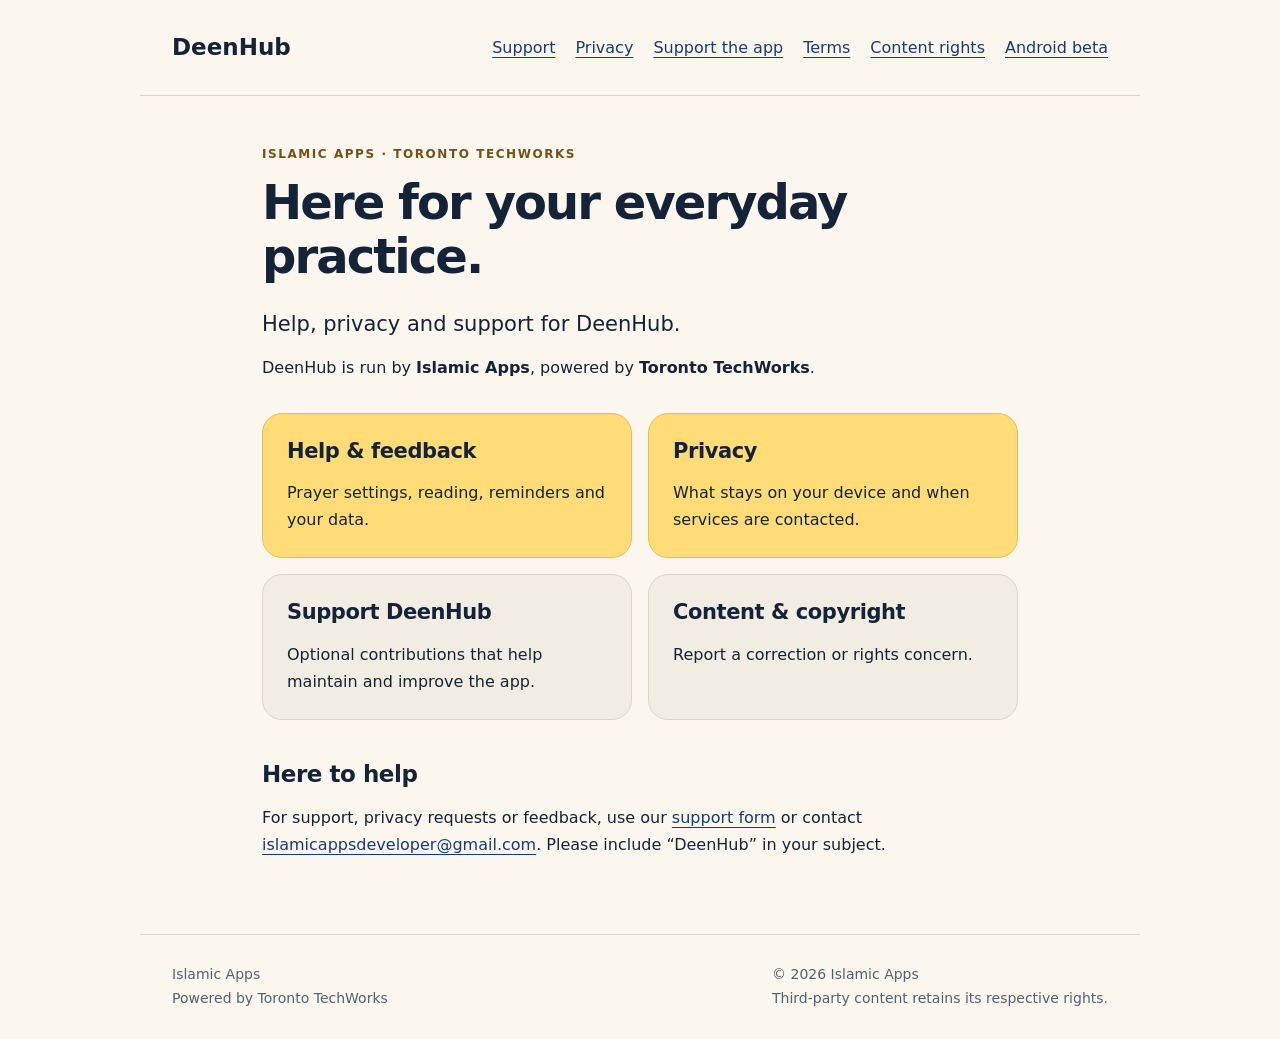
<file: index.html>
<!doctype html><html lang="en"><head><meta charset="utf-8"><meta name="viewport" content="width=device-width,initial-scale=1"><meta name="description" content="Help, privacy &amp; support — Islamic Apps, powered by Toronto TechWorks"><title>DeenHub · Islamic Apps</title><link rel="stylesheet" href="style.css"></head><body><a class="skip" href="#main">Skip to content</a><header><a class="brand" href="index.html">DeenHub</a><nav aria-label="Main navigation"><a href="support.html">Support</a><a href="privacy.html">Privacy</a><a href="support-deenhub.html">Support the app</a><a href="terms.html">Terms</a><a href="copyright.html">Content rights</a><a href="beta.html">Android beta</a></nav></header><main id="main"><div class="eyebrow">Islamic Apps · Toronto TechWorks</div><h1>Here for your everyday practice.</h1><p class="lead">Help, privacy and support for DeenHub.</p><p>DeenHub is run by <strong>Islamic Apps</strong>, powered by <strong>Toronto TechWorks</strong>.</p><div class="cards"><a href="support.html"><h2>Help & feedback</h2><p>Prayer settings, reading, reminders and your data.</p></a><a href="privacy.html"><h2>Privacy</h2><p>What stays on your device and when services are contacted.</p></a><a href="support-deenhub.html"><h2>Support DeenHub</h2><p>Optional contributions that help maintain and improve the app.</p></a><a href="copyright.html"><h2>Content & copyright</h2><p>Report a correction or rights concern.</p></a></div><section><h2>Here to help</h2><p>For support, privacy requests or feedback, use our <a href="https://docs.google.com/forms/d/e/1FAIpQLSetjDLPPtZqi57l4hUU23199UBZHYI0_rc70joeaIhmF3qBuQ/viewform">support form</a> or contact <a href="mailto:islamicappsdeveloper@gmail.com">islamicappsdeveloper@gmail.com</a>. Please include “DeenHub” in your subject.</p></section></main><footer><p>Islamic Apps<br>Powered by Toronto TechWorks</p><p>© 2026 Islamic Apps<br>Third-party content retains its respective rights.</p></footer></body></html>
</file>
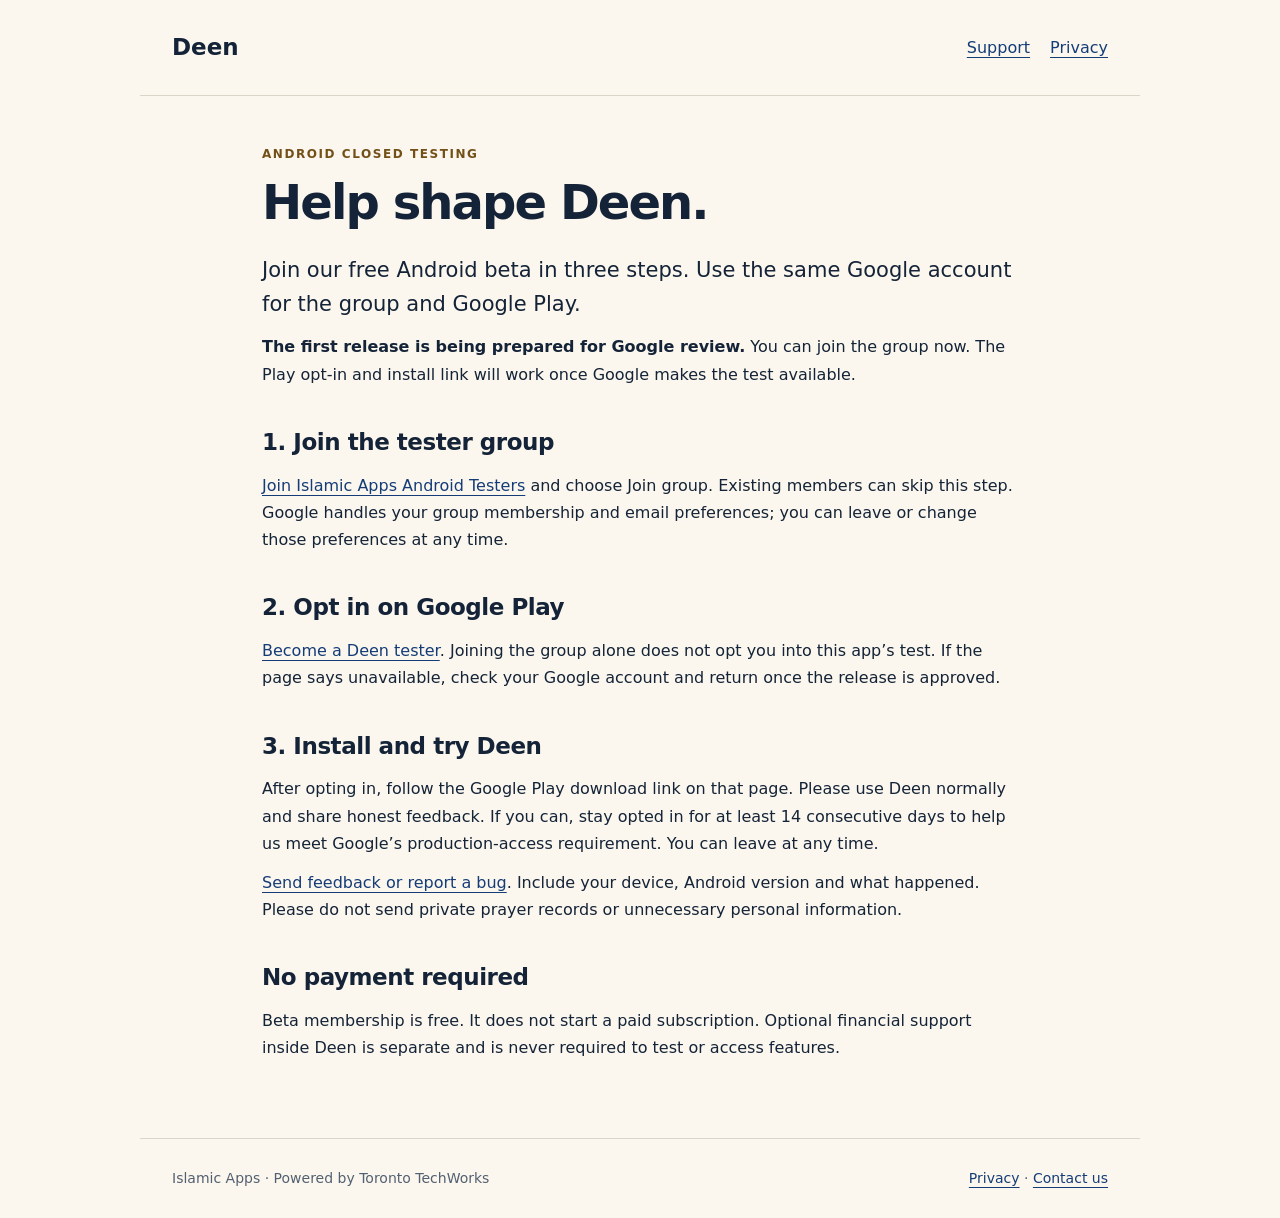
<file: beta.html>
<!doctype html><html lang="en"><head><meta charset="utf-8"><meta name="viewport" content="width=device-width,initial-scale=1"><title>Join the Deen Android beta</title><link rel="stylesheet" href="style.css"></head><body><a class="skip" href="#main">Skip to content</a><header><a class="brand" href="index.html">Deen</a><nav aria-label="Main navigation"><a href="support.html">Support</a><a href="privacy.html">Privacy</a></nav></header><main id="main"><div class="eyebrow">Android closed testing</div><h1>Help shape Deen.</h1><p class="lead">Join our free Android beta in three steps. Use the same Google account for the group and Google Play.</p><p><strong>The first release is being prepared for Google review.</strong> You can join the group now. The Play opt-in and install link will work once Google makes the test available.</p><section><h2>1. Join the tester group</h2><p><a href="https://groups.google.com/g/islamic-apps-android-testers">Join Islamic Apps Android Testers</a> and choose Join group. Existing members can skip this step. Google handles your group membership and email preferences; you can leave or change those preferences at any time.</p></section><section><h2>2. Opt in on Google Play</h2><p><a href="https://play.google.com/apps/testing/com.islamicappsdeveloper.deen">Become a Deen tester</a>. Joining the group alone does not opt you into this app’s test. If the page says unavailable, check your Google account and return once the release is approved.</p></section><section><h2>3. Install and try Deen</h2><p>After opting in, follow the Google Play download link on that page. Please use Deen normally and share honest feedback. If you can, stay opted in for at least 14 consecutive days to help us meet Google’s production-access requirement. You can leave at any time.</p><p><a href="support.html">Send feedback or report a bug</a>. Include your device, Android version and what happened. Please do not send private prayer records or unnecessary personal information.</p></section><section><h2>No payment required</h2><p>Beta membership is free. It does not start a paid subscription. Optional financial support inside Deen is separate and is never required to test or access features.</p></section></main><footer><p>Islamic Apps · Powered by Toronto TechWorks</p><p><a href="privacy.html">Privacy</a> · <a href="support.html">Contact us</a></p></footer></body></html>
</file>
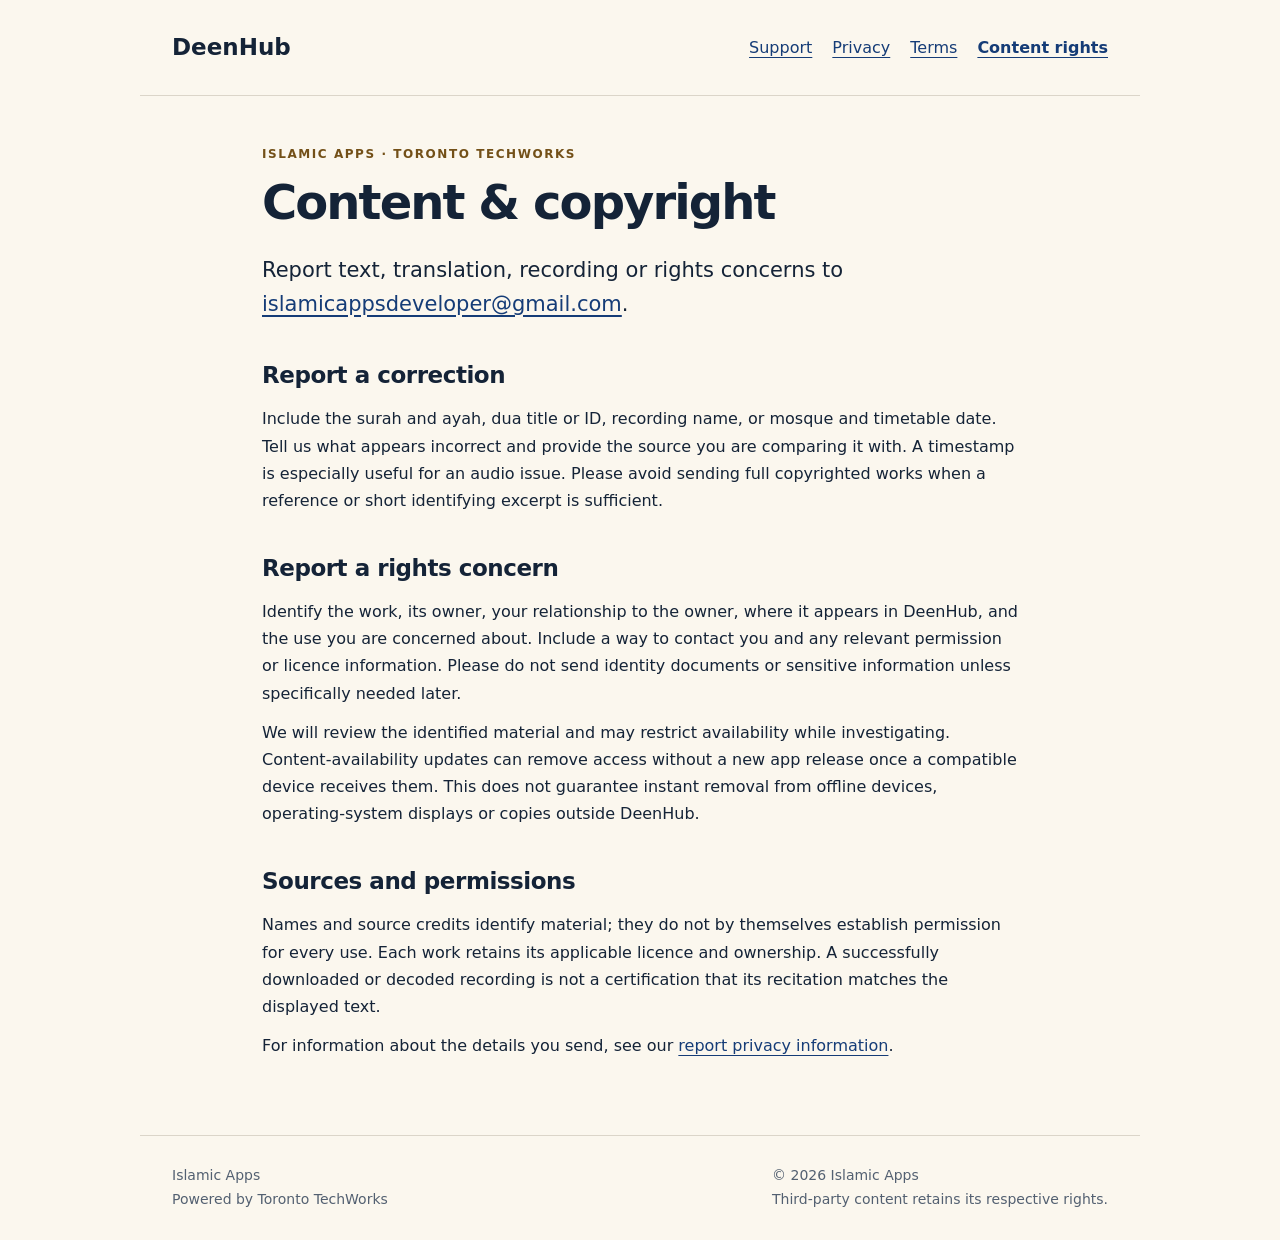
<file: copyright.html>
<!doctype html><html lang="en"><head><meta charset="utf-8"><meta name="viewport" content="width=device-width,initial-scale=1"><meta name="description" content="Help us keep content accurate and properly shared — Islamic Apps, powered by Toronto TechWorks"><title>Content &amp; copyright · Islamic Apps</title><link rel="stylesheet" href="style.css"></head><body><a class="skip" href="#main">Skip to content</a><header><a class="brand" href="index.html">DeenHub</a><nav aria-label="Main navigation"><a href="support.html">Support</a><a href="privacy.html">Privacy</a><a href="terms.html">Terms</a><a href="copyright.html" aria-current="page">Content rights</a></nav></header><main id="main"><div class="eyebrow">Islamic Apps · Toronto TechWorks</div><h1>Content &amp; copyright</h1><p class="lead">Report text, translation, recording or rights concerns to <a href="mailto:islamicappsdeveloper@gmail.com">islamicappsdeveloper@gmail.com</a>.</p><section><h2>Report a correction</h2><p>Include the surah and ayah, dua title or ID, recording name, or mosque and timetable date. Tell us what appears incorrect and provide the source you are comparing it with. A timestamp is especially useful for an audio issue. Please avoid sending full copyrighted works when a reference or short identifying excerpt is sufficient.</p></section><section><h2>Report a rights concern</h2><p>Identify the work, its owner, your relationship to the owner, where it appears in DeenHub, and the use you are concerned about. Include a way to contact you and any relevant permission or licence information. Please do not send identity documents or sensitive information unless specifically needed later.</p><p>We will review the identified material and may restrict availability while investigating. Content-availability updates can remove access without a new app release once a compatible device receives them. This does not guarantee instant removal from offline devices, operating-system displays or copies outside DeenHub.</p></section><section><h2>Sources and permissions</h2><p>Names and source credits identify material; they do not by themselves establish permission for every use. Each work retains its applicable licence and ownership. A successfully downloaded or decoded recording is not a certification that its recitation matches the displayed text.</p><p>For information about the details you send, see our <a href="privacy.html#reports">report privacy information</a>.</p></section></main><footer><p>Islamic Apps<br>Powered by Toronto TechWorks</p><p>© 2026 Islamic Apps<br>Third-party content retains its respective rights.</p></footer></body></html>
</file>
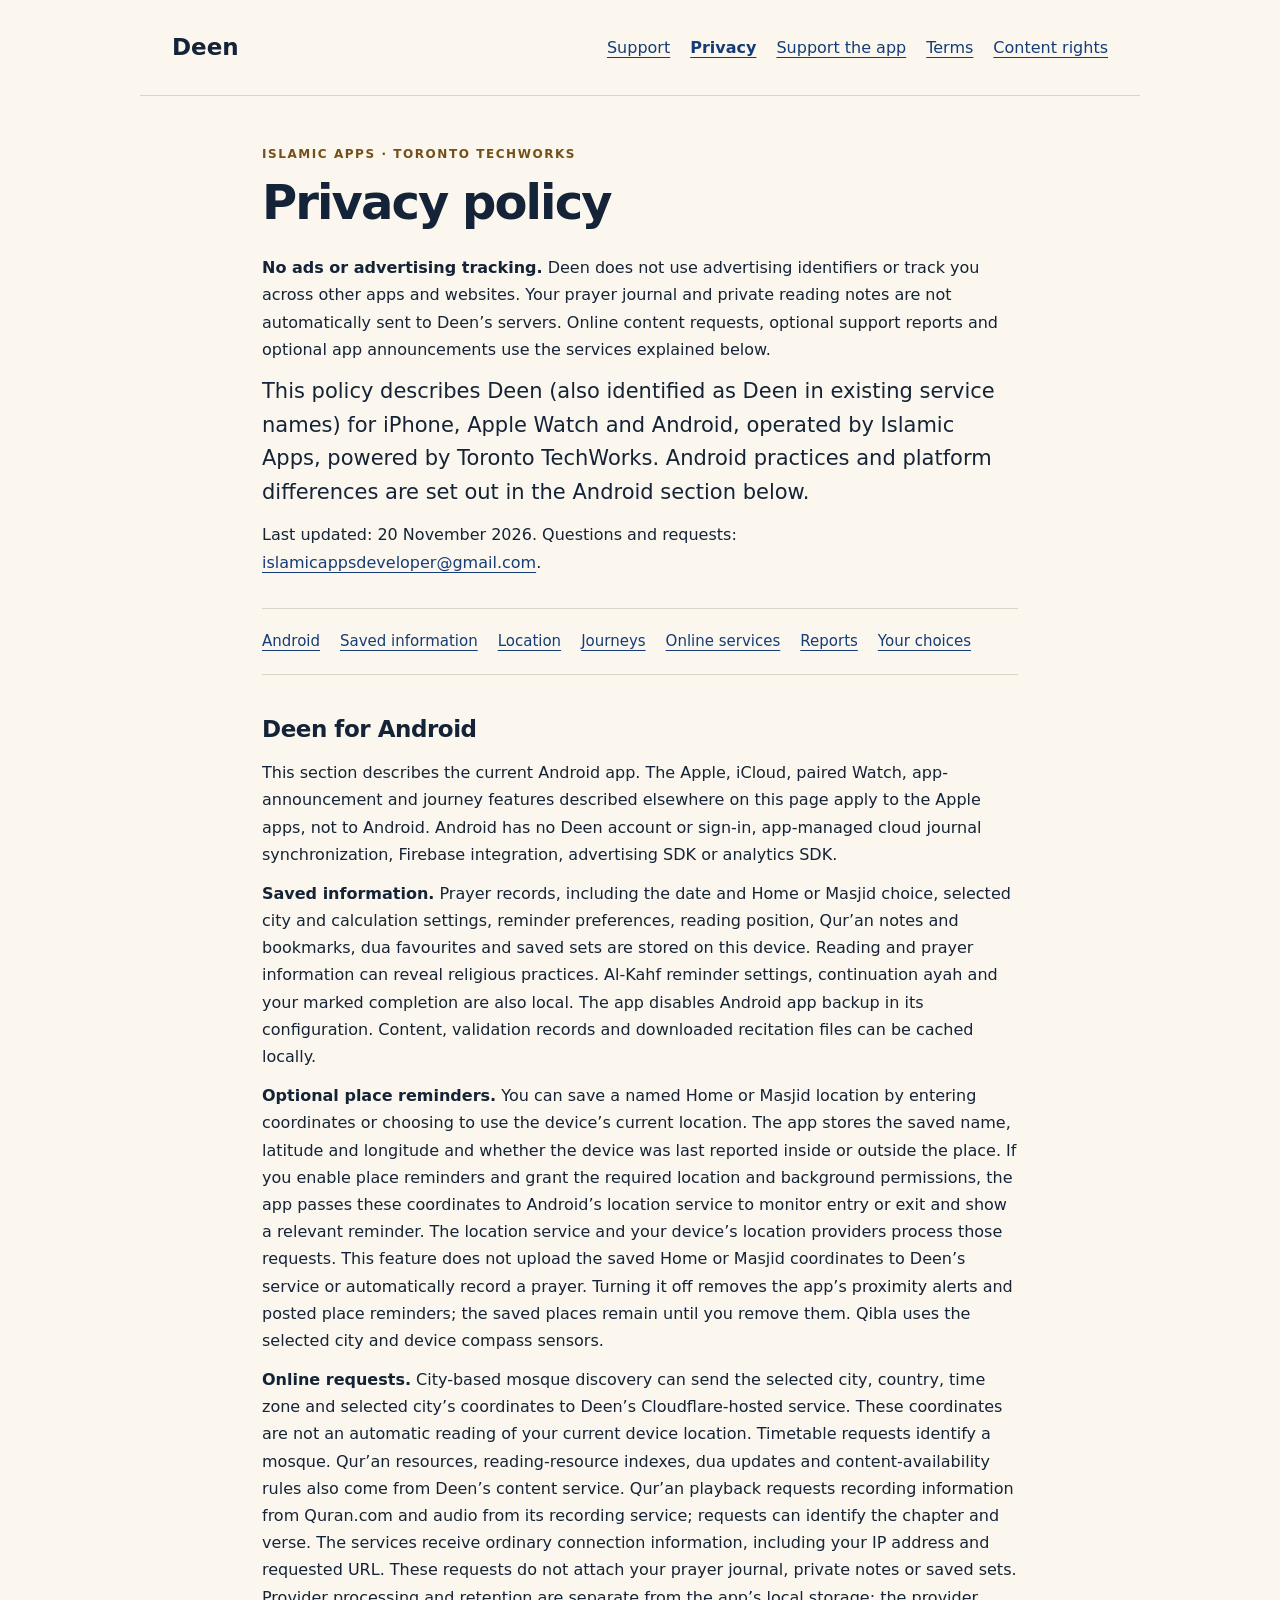
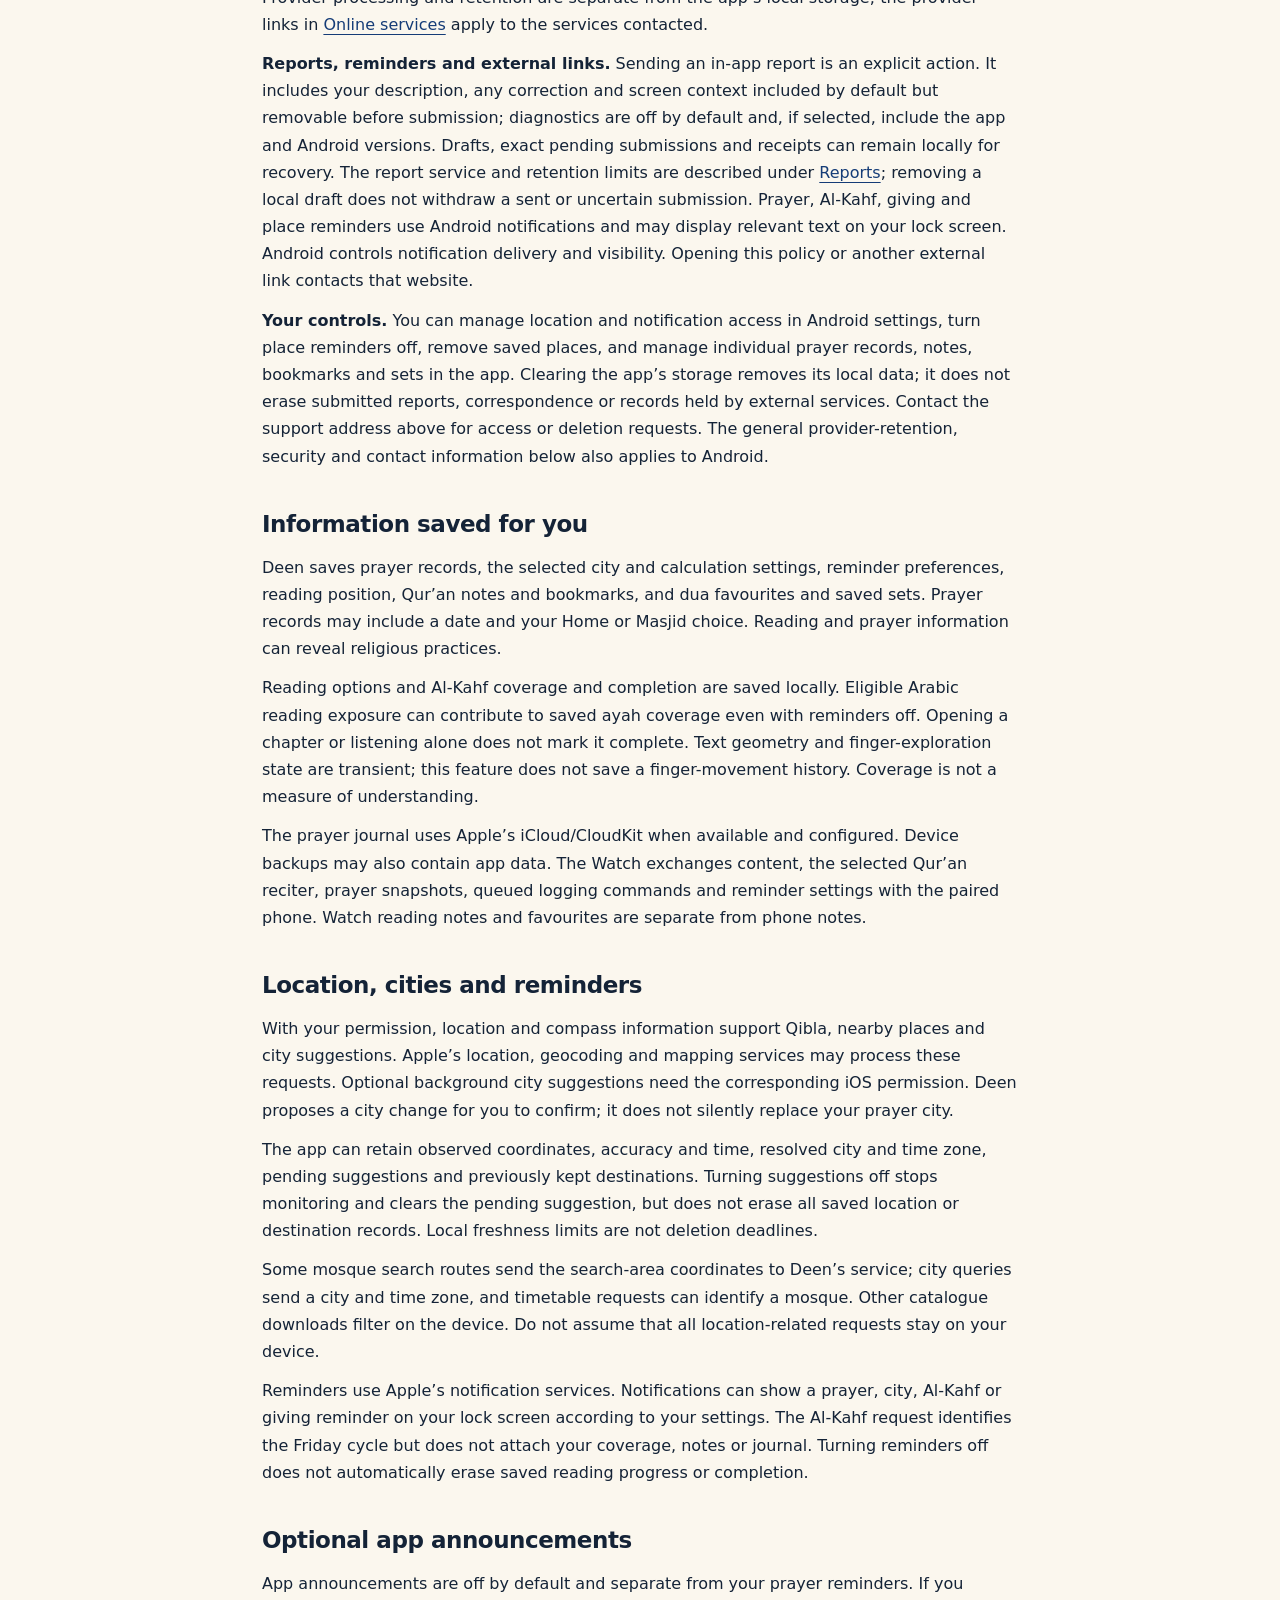
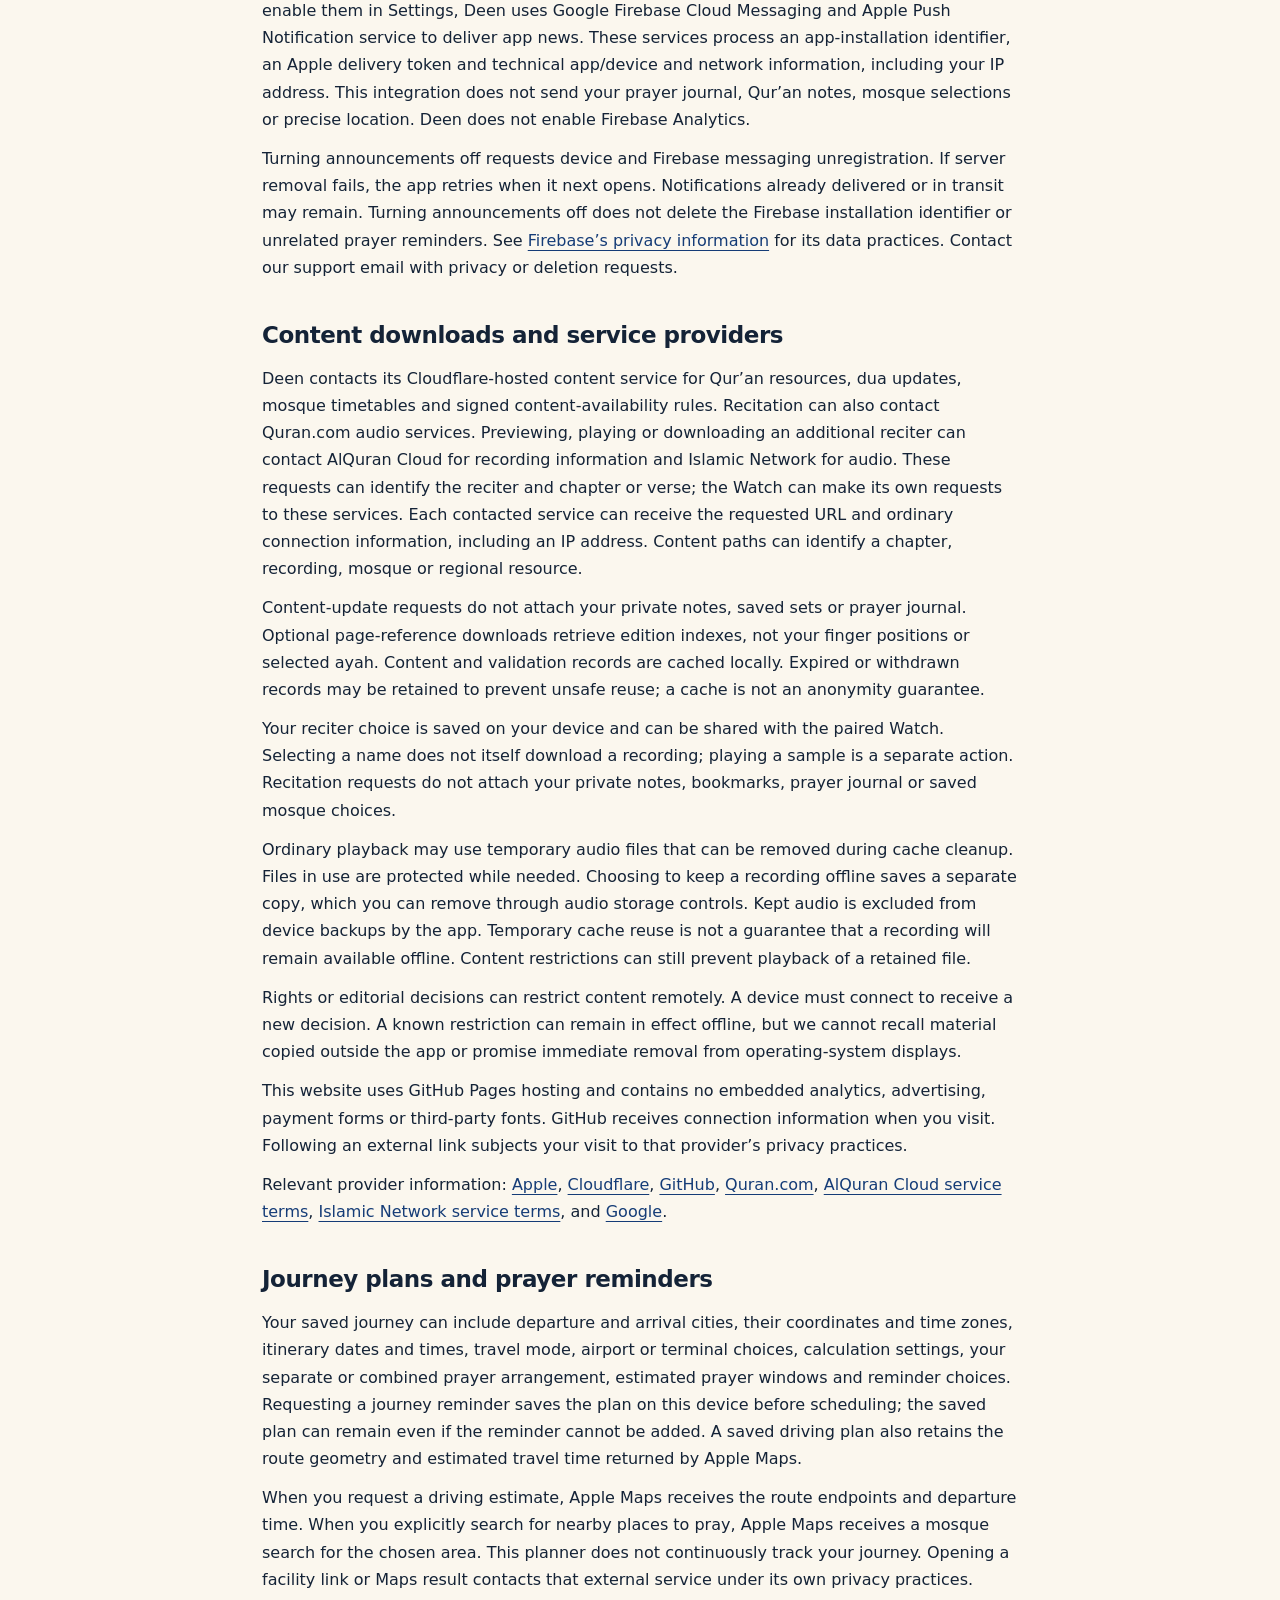
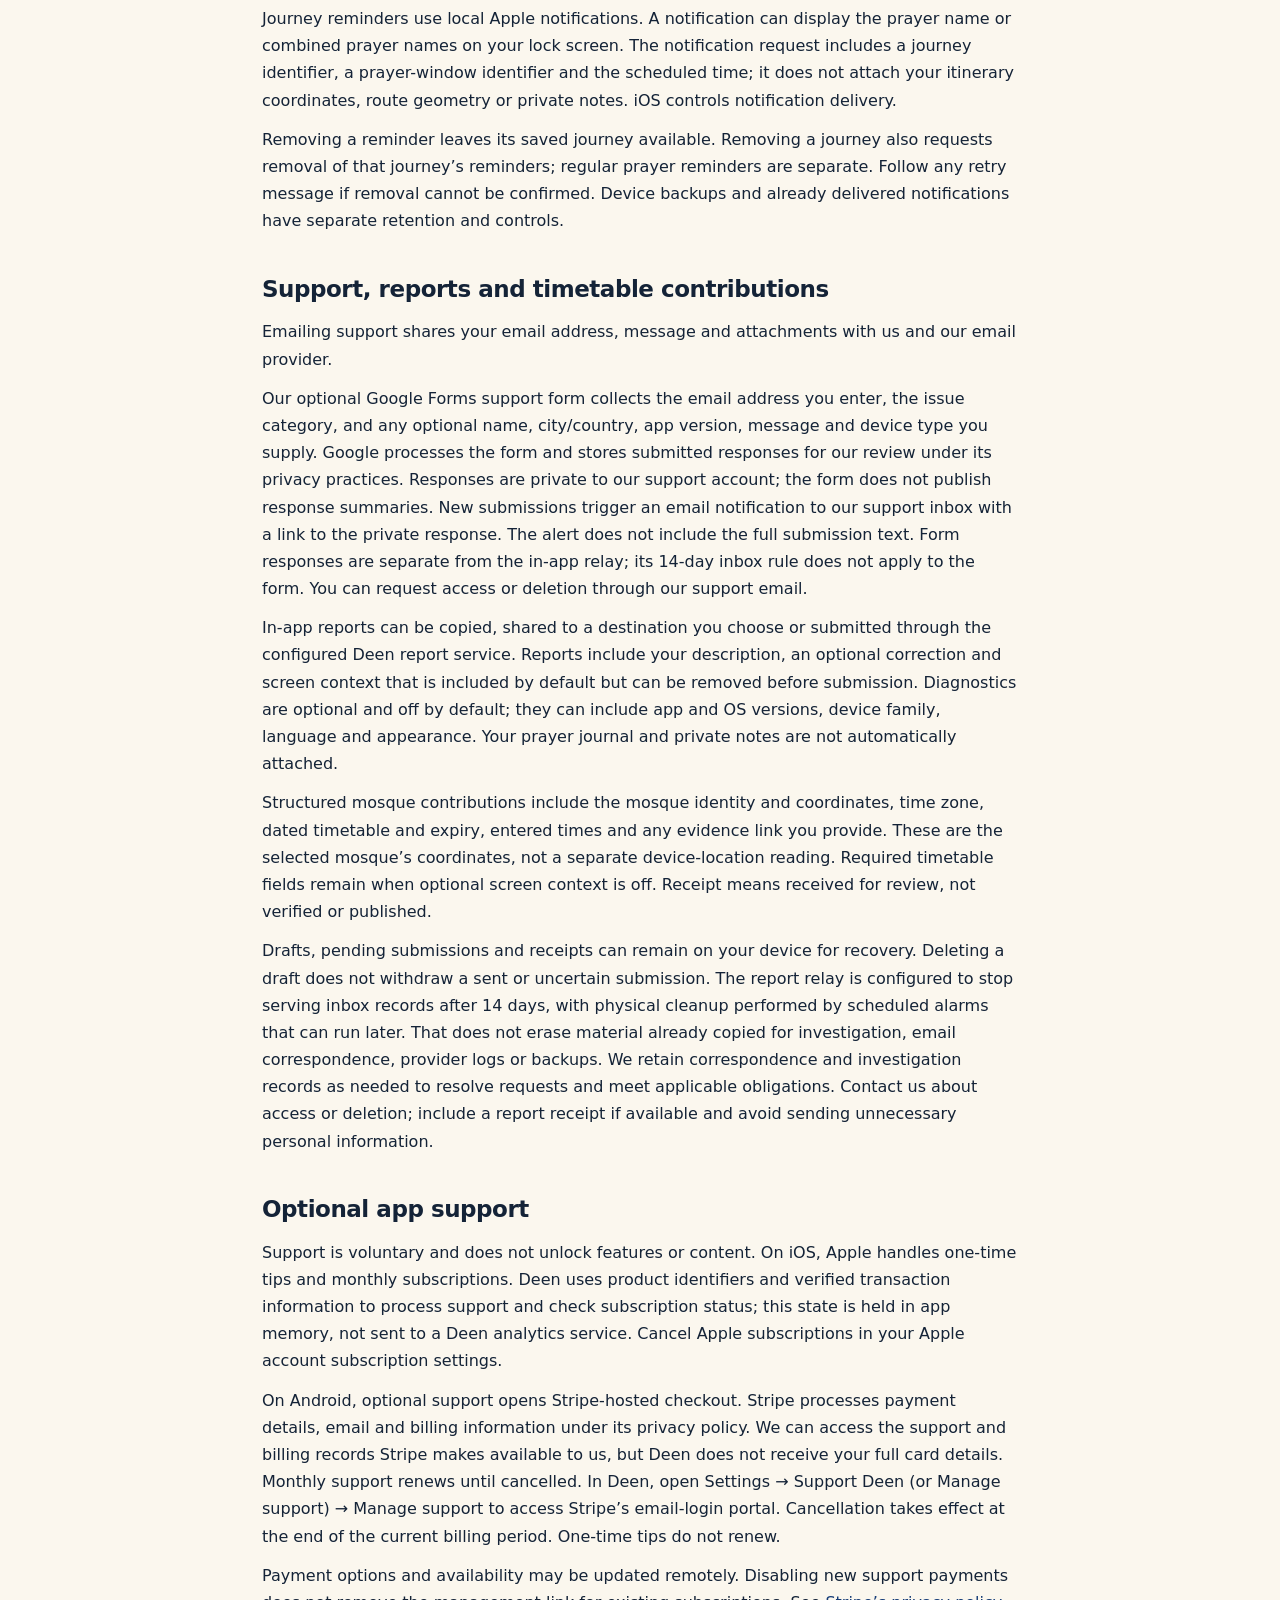
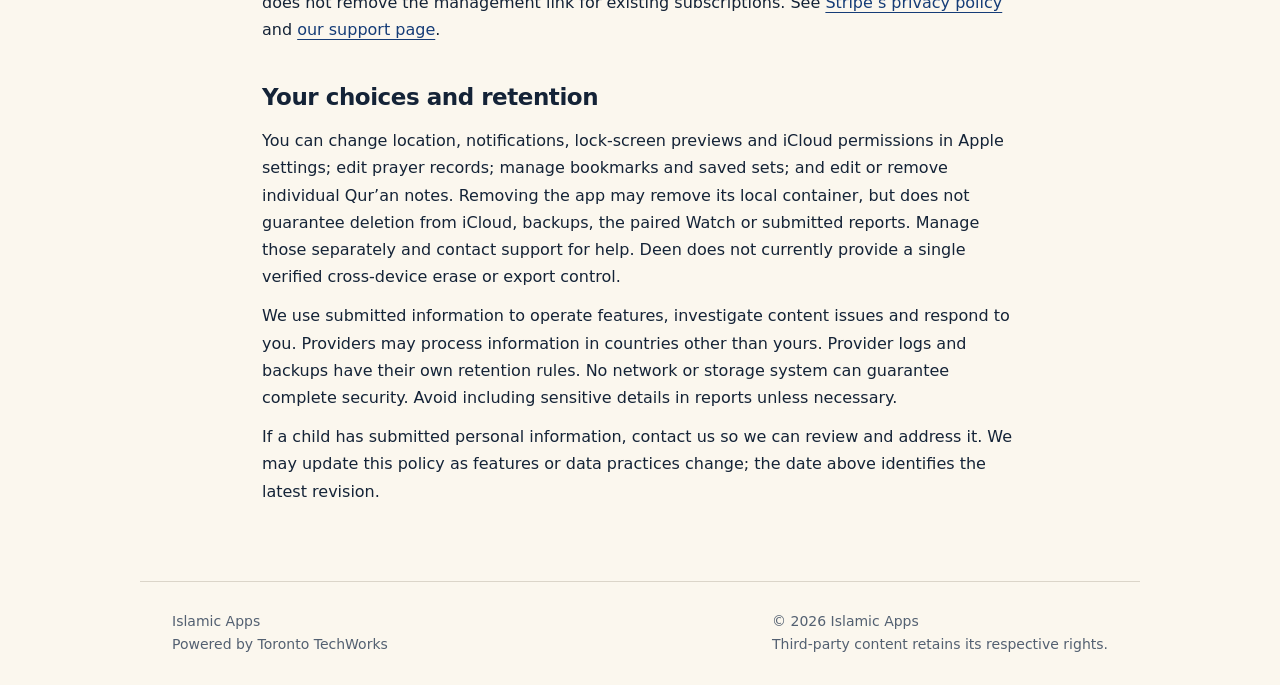
<file: privacy.html>
<!doctype html><html lang="en"><head><meta charset="utf-8"><meta name="viewport" content="width=device-width,initial-scale=1"><meta name="description" content="Your information, explained — Islamic Apps, powered by Toronto TechWorks"><title>Privacy policy · Islamic Apps</title><link rel="stylesheet" href="style.css"></head><body><a class="skip" href="#main">Skip to content</a><header><a class="brand" href="index.html">Deen</a><nav aria-label="Main navigation"><a href="support.html">Support</a><a href="privacy.html" aria-current="page">Privacy</a><a href="support-deenhub.html">Support the app</a><a href="terms.html">Terms</a><a href="copyright.html">Content rights</a></nav></header><main id="main"><div class="eyebrow">Islamic Apps · Toronto TechWorks</div><h1>Privacy policy</h1><p><strong>No ads or advertising tracking.</strong> Deen does not use advertising identifiers or track you across other apps and websites. Your prayer journal and private reading notes are not automatically sent to Deen’s servers. Online content requests, optional support reports and optional app announcements use the services explained below.</p><p class="lead">This policy describes Deen (also identified as Deen in existing service names) for iPhone, Apple Watch and Android, operated by Islamic Apps, powered by Toronto TechWorks. Android practices and platform differences are set out in the Android section below.</p><p>Last updated: 20 November 2026. Questions and requests: <a href="mailto:islamicappsdeveloper@gmail.com">islamicappsdeveloper@gmail.com</a>.</p>
<nav class="contents" aria-label="On this page"><a href="#android">Android</a><a href="#local">Saved information</a><a href="#location">Location</a><a href="#journeys">Journeys</a><a href="#services">Online services</a><a href="#reports">Reports</a><a href="#controls">Your choices</a></nav>
<section id="android"><h2>Deen for Android</h2><p>This section describes the current Android app. The Apple, iCloud, paired Watch, app-announcement and journey features described elsewhere on this page apply to the Apple apps, not to Android. Android has no Deen account or sign-in, app-managed cloud journal synchronization, Firebase integration, advertising SDK or analytics SDK.</p><p><strong>Saved information.</strong> Prayer records, including the date and Home or Masjid choice, selected city and calculation settings, reminder preferences, reading position, Qur’an notes and bookmarks, dua favourites and saved sets are stored on this device. Reading and prayer information can reveal religious practices. Al-Kahf reminder settings, continuation ayah and your marked completion are also local. The app disables Android app backup in its configuration. Content, validation records and downloaded recitation files can be cached locally.</p><p><strong>Optional place reminders.</strong> You can save a named Home or Masjid location by entering coordinates or choosing to use the device’s current location. The app stores the saved name, latitude and longitude and whether the device was last reported inside or outside the place. If you enable place reminders and grant the required location and background permissions, the app passes these coordinates to Android’s location service to monitor entry or exit and show a relevant reminder. The location service and your device’s location providers process those requests. This feature does not upload the saved Home or Masjid coordinates to Deen’s service or automatically record a prayer. Turning it off removes the app’s proximity alerts and posted place reminders; the saved places remain until you remove them. Qibla uses the selected city and device compass sensors.</p><p><strong>Online requests.</strong> City-based mosque discovery can send the selected city, country, time zone and selected city’s coordinates to Deen’s Cloudflare-hosted service. These coordinates are not an automatic reading of your current device location. Timetable requests identify a mosque. Qur’an resources, reading-resource indexes, dua updates and content-availability rules also come from Deen’s content service. Qur’an playback requests recording information from Quran.com and audio from its recording service; requests can identify the chapter and verse. The services receive ordinary connection information, including your IP address and requested URL. These requests do not attach your prayer journal, private notes or saved sets. Provider processing and retention are separate from the app’s local storage; the provider links in <a href="#services">Online services</a> apply to the services contacted.</p><p><strong>Reports, reminders and external links.</strong> Sending an in-app report is an explicit action. It includes your description, any correction and screen context included by default but removable before submission; diagnostics are off by default and, if selected, include the app and Android versions. Drafts, exact pending submissions and receipts can remain locally for recovery. The report service and retention limits are described under <a href="#reports">Reports</a>; removing a local draft does not withdraw a sent or uncertain submission. Prayer, Al-Kahf, giving and place reminders use Android notifications and may display relevant text on your lock screen. Android controls notification delivery and visibility. Opening this policy or another external link contacts that website.</p><p><strong>Your controls.</strong> You can manage location and notification access in Android settings, turn place reminders off, remove saved places, and manage individual prayer records, notes, bookmarks and sets in the app. Clearing the app’s storage removes its local data; it does not erase submitted reports, correspondence or records held by external services. Contact the support address above for access or deletion requests. The general provider-retention, security and contact information below also applies to Android.</p></section>
<section id="local"><h2>Information saved for you</h2><p>Deen saves prayer records, the selected city and calculation settings, reminder preferences, reading position, Qur’an notes and bookmarks, and dua favourites and saved sets. Prayer records may include a date and your Home or Masjid choice. Reading and prayer information can reveal religious practices.</p><p>Reading options and Al-Kahf coverage and completion are saved locally. Eligible Arabic reading exposure can contribute to saved ayah coverage even with reminders off. Opening a chapter or listening alone does not mark it complete. Text geometry and finger-exploration state are transient; this feature does not save a finger-movement history. Coverage is not a measure of understanding.</p><p>The prayer journal uses Apple’s iCloud/CloudKit when available and configured. Device backups may also contain app data. The Watch exchanges content, the selected Qur’an reciter, prayer snapshots, queued logging commands and reminder settings with the paired phone. Watch reading notes and favourites are separate from phone notes.</p></section>
<section id="location"><h2>Location, cities and reminders</h2><p>With your permission, location and compass information support Qibla, nearby places and city suggestions. Apple’s location, geocoding and mapping services may process these requests. Optional background city suggestions need the corresponding iOS permission. Deen proposes a city change for you to confirm; it does not silently replace your prayer city.</p><p>The app can retain observed coordinates, accuracy and time, resolved city and time zone, pending suggestions and previously kept destinations. Turning suggestions off stops monitoring and clears the pending suggestion, but does not erase all saved location or destination records. Local freshness limits are not deletion deadlines.</p><p>Some mosque search routes send the search-area coordinates to Deen’s service; city queries send a city and time zone, and timetable requests can identify a mosque. Other catalogue downloads filter on the device. Do not assume that all location-related requests stay on your device.</p><p>Reminders use Apple’s notification services. Notifications can show a prayer, city, Al-Kahf or giving reminder on your lock screen according to your settings. The Al-Kahf request identifies the Friday cycle but does not attach your coverage, notes or journal. Turning reminders off does not automatically erase saved reading progress or completion.</p></section>
<section id="announcements"><h2>Optional app announcements</h2><p>App announcements are off by default and separate from your prayer reminders. If you enable them in Settings, Deen uses Google Firebase Cloud Messaging and Apple Push Notification service to deliver app news. These services process an app-installation identifier, an Apple delivery token and technical app/device and network information, including your IP address. This integration does not send your prayer journal, Qur’an notes, mosque selections or precise location. Deen does not enable Firebase Analytics.</p><p>Turning announcements off requests device and Firebase messaging unregistration. If server removal fails, the app retries when it next opens. Notifications already delivered or in transit may remain. Turning announcements off does not delete the Firebase installation identifier or unrelated prayer reminders. See <a href="https://firebase.google.com/support/privacy/">Firebase’s privacy information</a> for its data practices. Contact our support email with privacy or deletion requests.</p></section>
<section id="services"><h2>Content downloads and service providers</h2><p>Deen contacts its Cloudflare-hosted content service for Qur’an resources, dua updates, mosque timetables and signed content-availability rules. Recitation can also contact Quran.com audio services. Previewing, playing or downloading an additional reciter can contact AlQuran Cloud for recording information and Islamic Network for audio. These requests can identify the reciter and chapter or verse; the Watch can make its own requests to these services. Each contacted service can receive the requested URL and ordinary connection information, including an IP address. Content paths can identify a chapter, recording, mosque or regional resource.</p><p>Content-update requests do not attach your private notes, saved sets or prayer journal. Optional page-reference downloads retrieve edition indexes, not your finger positions or selected ayah. Content and validation records are cached locally. Expired or withdrawn records may be retained to prevent unsafe reuse; a cache is not an anonymity guarantee.</p><p>Your reciter choice is saved on your device and can be shared with the paired Watch. Selecting a name does not itself download a recording; playing a sample is a separate action. Recitation requests do not attach your private notes, bookmarks, prayer journal or saved mosque choices.</p><p>Ordinary playback may use temporary audio files that can be removed during cache cleanup. Files in use are protected while needed. Choosing to keep a recording offline saves a separate copy, which you can remove through audio storage controls. Kept audio is excluded from device backups by the app. Temporary cache reuse is not a guarantee that a recording will remain available offline. Content restrictions can still prevent playback of a retained file.</p><p>Rights or editorial decisions can restrict content remotely. A device must connect to receive a new decision. A known restriction can remain in effect offline, but we cannot recall material copied outside the app or promise immediate removal from operating-system displays.</p><p>This website uses GitHub Pages hosting and contains no embedded analytics, advertising, payment forms or third-party fonts. GitHub receives connection information when you visit. Following an external link subjects your visit to that provider’s privacy practices.</p><p>Relevant provider information: <a href="https://www.apple.com/legal/privacy/">Apple</a>, <a href="https://www.cloudflare.com/privacypolicy/">Cloudflare</a>, <a href="https://docs.github.com/en/site-policy/privacy-policies/github-general-privacy-statement">GitHub</a>, <a href="https://quran.com/privacy">Quran.com</a>, <a href="https://alquran.cloud/terms-and-conditions">AlQuran Cloud service terms</a>, <a href="https://islamic.network/terms-and-conditions.html">Islamic Network service terms</a>, and <a href="https://policies.google.com/privacy">Google</a>.</p></section>
<section id="journeys"><h2>Journey plans and prayer reminders</h2><p>Your saved journey can include departure and arrival cities, their coordinates and time zones, itinerary dates and times, travel mode, airport or terminal choices, calculation settings, your separate or combined prayer arrangement, estimated prayer windows and reminder choices. Requesting a journey reminder saves the plan on this device before scheduling; the saved plan can remain even if the reminder cannot be added. A saved driving plan also retains the route geometry and estimated travel time returned by Apple Maps.</p><p>When you request a driving estimate, Apple Maps receives the route endpoints and departure time. When you explicitly search for nearby places to pray, Apple Maps receives a mosque search for the chosen area. This planner does not continuously track your journey. Opening a facility link or Maps result contacts that external service under its own privacy practices.</p><p>Journey reminders use local Apple notifications. A notification can display the prayer name or combined prayer names on your lock screen. The notification request includes a journey identifier, a prayer-window identifier and the scheduled time; it does not attach your itinerary coordinates, route geometry or private notes. iOS controls notification delivery.</p><p>Removing a reminder leaves its saved journey available. Removing a journey also requests removal of that journey’s reminders; regular prayer reminders are separate. Follow any retry message if removal cannot be confirmed. Device backups and already delivered notifications have separate retention and controls.</p></section>
<section id="reports"><h2>Support, reports and timetable contributions</h2><p>Emailing support shares your email address, message and attachments with us and our email provider.</p><p>Our optional Google Forms support form collects the email address you enter, the issue category, and any optional name, city/country, app version, message and device type you supply. Google processes the form and stores submitted responses for our review under its privacy practices. Responses are private to our support account; the form does not publish response summaries. New submissions trigger an email notification to our support inbox with a link to the private response. The alert does not include the full submission text. Form responses are separate from the in-app relay; its 14-day inbox rule does not apply to the form. You can request access or deletion through our support email.</p><p>In-app reports can be copied, shared to a destination you choose or submitted through the configured Deen report service. Reports include your description, an optional correction and screen context that is included by default but can be removed before submission. Diagnostics are optional and off by default; they can include app and OS versions, device family, language and appearance. Your prayer journal and private notes are not automatically attached.</p><p>Structured mosque contributions include the mosque identity and coordinates, time zone, dated timetable and expiry, entered times and any evidence link you provide. These are the selected mosque’s coordinates, not a separate device-location reading. Required timetable fields remain when optional screen context is off. Receipt means received for review, not verified or published.</p><p>Drafts, pending submissions and receipts can remain on your device for recovery. Deleting a draft does not withdraw a sent or uncertain submission. The report relay is configured to stop serving inbox records after 14 days, with physical cleanup performed by scheduled alarms that can run later. That does not erase material already copied for investigation, email correspondence, provider logs or backups. We retain correspondence and investigation records as needed to resolve requests and meet applicable obligations. Contact us about access or deletion; include a report receipt if available and avoid sending unnecessary personal information.</p></section>
<section><h2>Optional app support</h2><p>Support is voluntary and does not unlock features or content. On iOS, Apple handles one-time tips and monthly subscriptions. Deen uses product identifiers and verified transaction information to process support and check subscription status; this state is held in app memory, not sent to a Deen analytics service. Cancel Apple subscriptions in your Apple account subscription settings.</p><p>On Android, optional support opens Stripe-hosted checkout. Stripe processes payment details, email and billing information under its privacy policy. We can access the support and billing records Stripe makes available to us, but Deen does not receive your full card details. Monthly support renews until cancelled. In Deen, open Settings → Support Deen (or Manage support) → Manage support to access Stripe’s email-login portal. Cancellation takes effect at the end of the current billing period. One-time tips do not renew.</p><p>Payment options and availability may be updated remotely. Disabling new support payments does not remove the management link for existing subscriptions. See <a href="https://stripe.com/privacy">Stripe’s privacy policy</a> and <a href="support.html">our support page</a>.</p></section>
<section id="controls"><h2>Your choices and retention</h2><p>You can change location, notifications, lock-screen previews and iCloud permissions in Apple settings; edit prayer records; manage bookmarks and saved sets; and edit or remove individual Qur’an notes. Removing the app may remove its local container, but does not guarantee deletion from iCloud, backups, the paired Watch or submitted reports. Manage those separately and contact support for help. Deen does not currently provide a single verified cross-device erase or export control.</p><p>We use submitted information to operate features, investigate content issues and respond to you. Providers may process information in countries other than yours. Provider logs and backups have their own retention rules. No network or storage system can guarantee complete security. Avoid including sensitive details in reports unless necessary.</p><p>If a child has submitted personal information, contact us so we can review and address it. We may update this policy as features or data practices change; the date above identifies the latest revision.</p></section></main><footer><p>Islamic Apps<br>Powered by Toronto TechWorks</p><p>© 2026 Islamic Apps<br>Third-party content retains its respective rights.</p></footer></body></html>
</file>
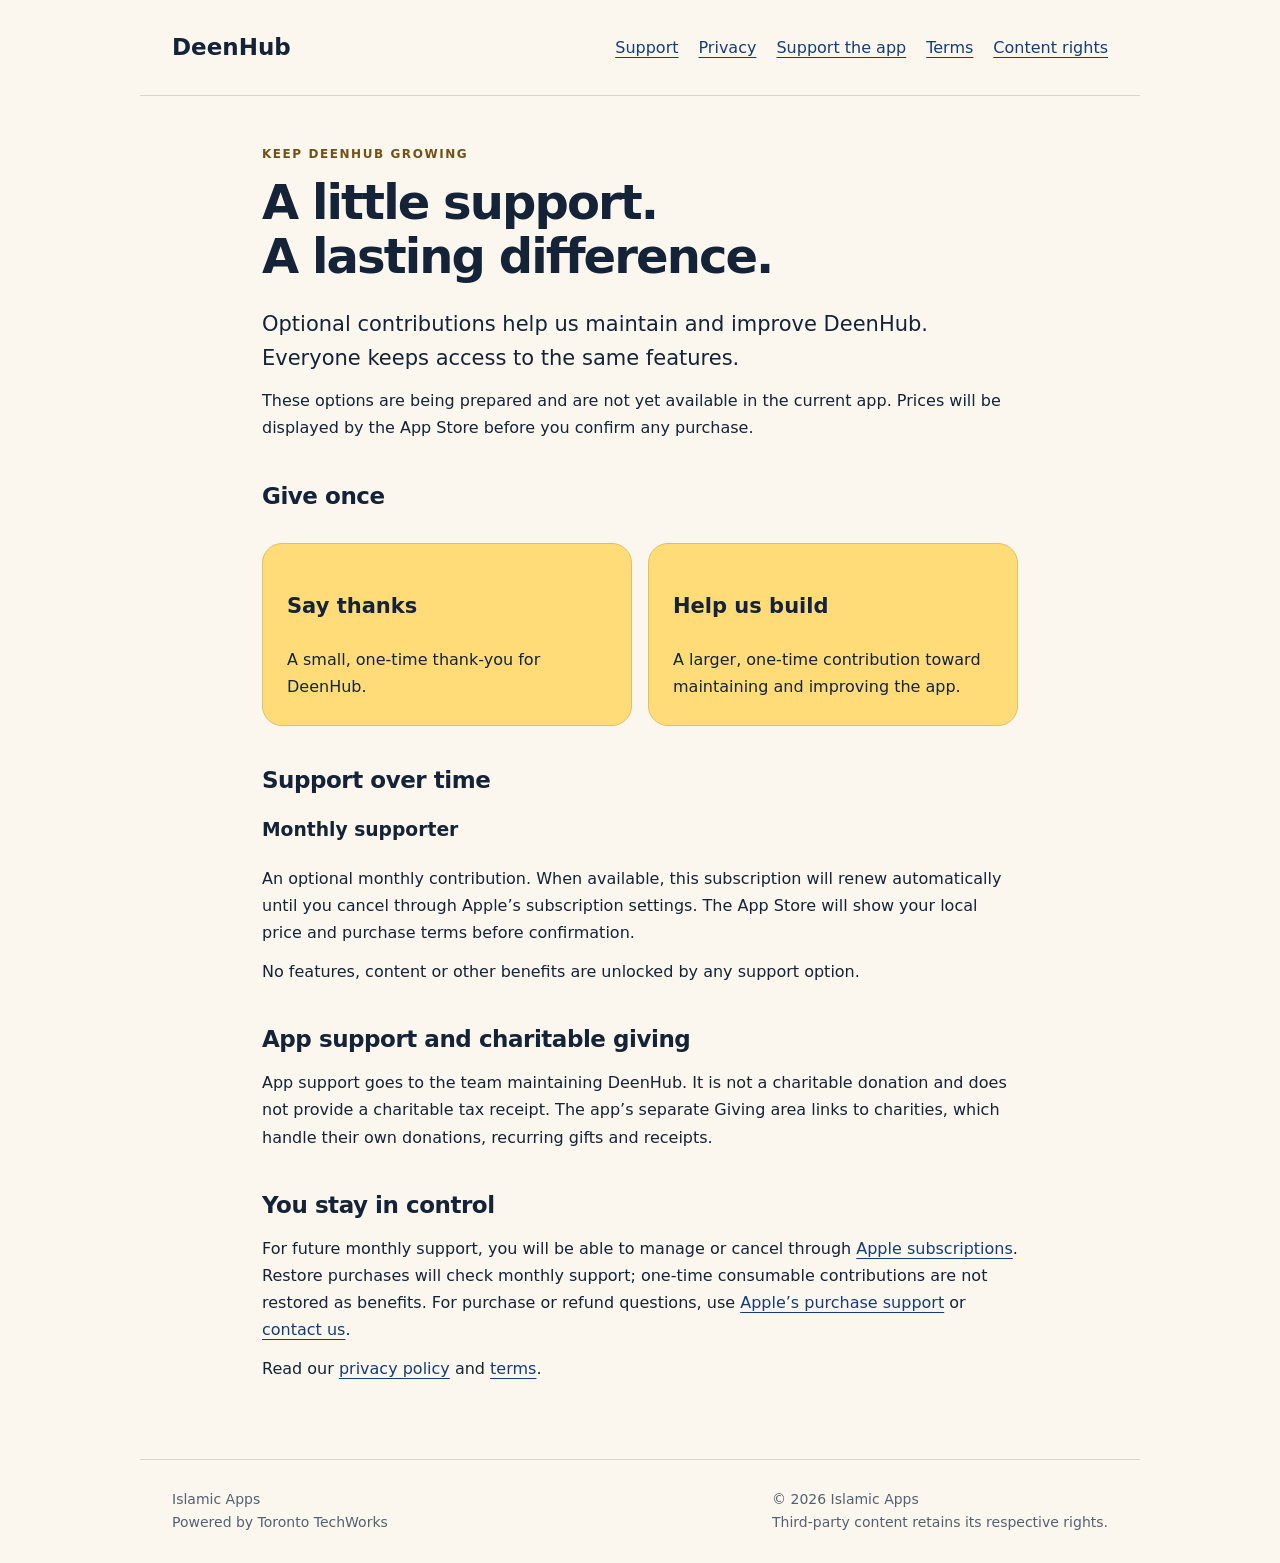
<file: support-deenhub.html>
<!doctype html><html lang="en"><head><meta charset="utf-8"><meta name="viewport" content="width=device-width,initial-scale=1"><meta name="description" content="Help, privacy &amp; support — Islamic Apps, powered by Toronto TechWorks"><title>Support DeenHub · Islamic Apps</title><link rel="stylesheet" href="style.css"></head><body><a class="skip" href="#main">Skip to content</a><header><a class="brand" href="index.html">DeenHub</a><nav aria-label="Main navigation"><a href="support.html">Support</a><a href="privacy.html">Privacy</a><a href="support-deenhub.html">Support the app</a><a href="terms.html">Terms</a><a href="copyright.html">Content rights</a></nav></header><main id="main"><div class="eyebrow">Keep DeenHub growing</div><h1>A little support.<br>A lasting difference.</h1><p class="lead">Optional contributions help us maintain and improve DeenHub. Everyone keeps access to the same features.</p><p>These options are being prepared and are not yet available in the current app. Prices will be displayed by the App Store before you confirm any purchase.</p><section><h2>Give once</h2><div class="cards"><article><h3>Say thanks</h3><p>A small, one-time thank-you for DeenHub.</p></article><article><h3>Help us build</h3><p>A larger, one-time contribution toward maintaining and improving the app.</p></article></div></section><section><h2>Support over time</h2><h3>Monthly supporter</h3><p>An optional monthly contribution. When available, this subscription will renew automatically until you cancel through Apple’s subscription settings. The App Store will show your local price and purchase terms before confirmation.</p><p>No features, content or other benefits are unlocked by any support option.</p></section><section><h2>App support and charitable giving</h2><p>App support goes to the team maintaining DeenHub. It is not a charitable donation and does not provide a charitable tax receipt. The app’s separate Giving area links to charities, which handle their own donations, recurring gifts and receipts.</p></section><section><h2>You stay in control</h2><p>For future monthly support, you will be able to manage or cancel through <a href="https://apps.apple.com/account/subscriptions">Apple subscriptions</a>. Restore purchases will check monthly support; one-time consumable contributions are not restored as benefits. For purchase or refund questions, use <a href="https://reportaproblem.apple.com/">Apple’s purchase support</a> or <a href="support.html">contact us</a>.</p><p>Read our <a href="privacy.html">privacy policy</a> and <a href="terms.html">terms</a>.</p></section></main><footer><p>Islamic Apps<br>Powered by Toronto TechWorks</p><p>© 2026 Islamic Apps<br>Third-party content retains its respective rights.</p></footer></body></html>
</file>
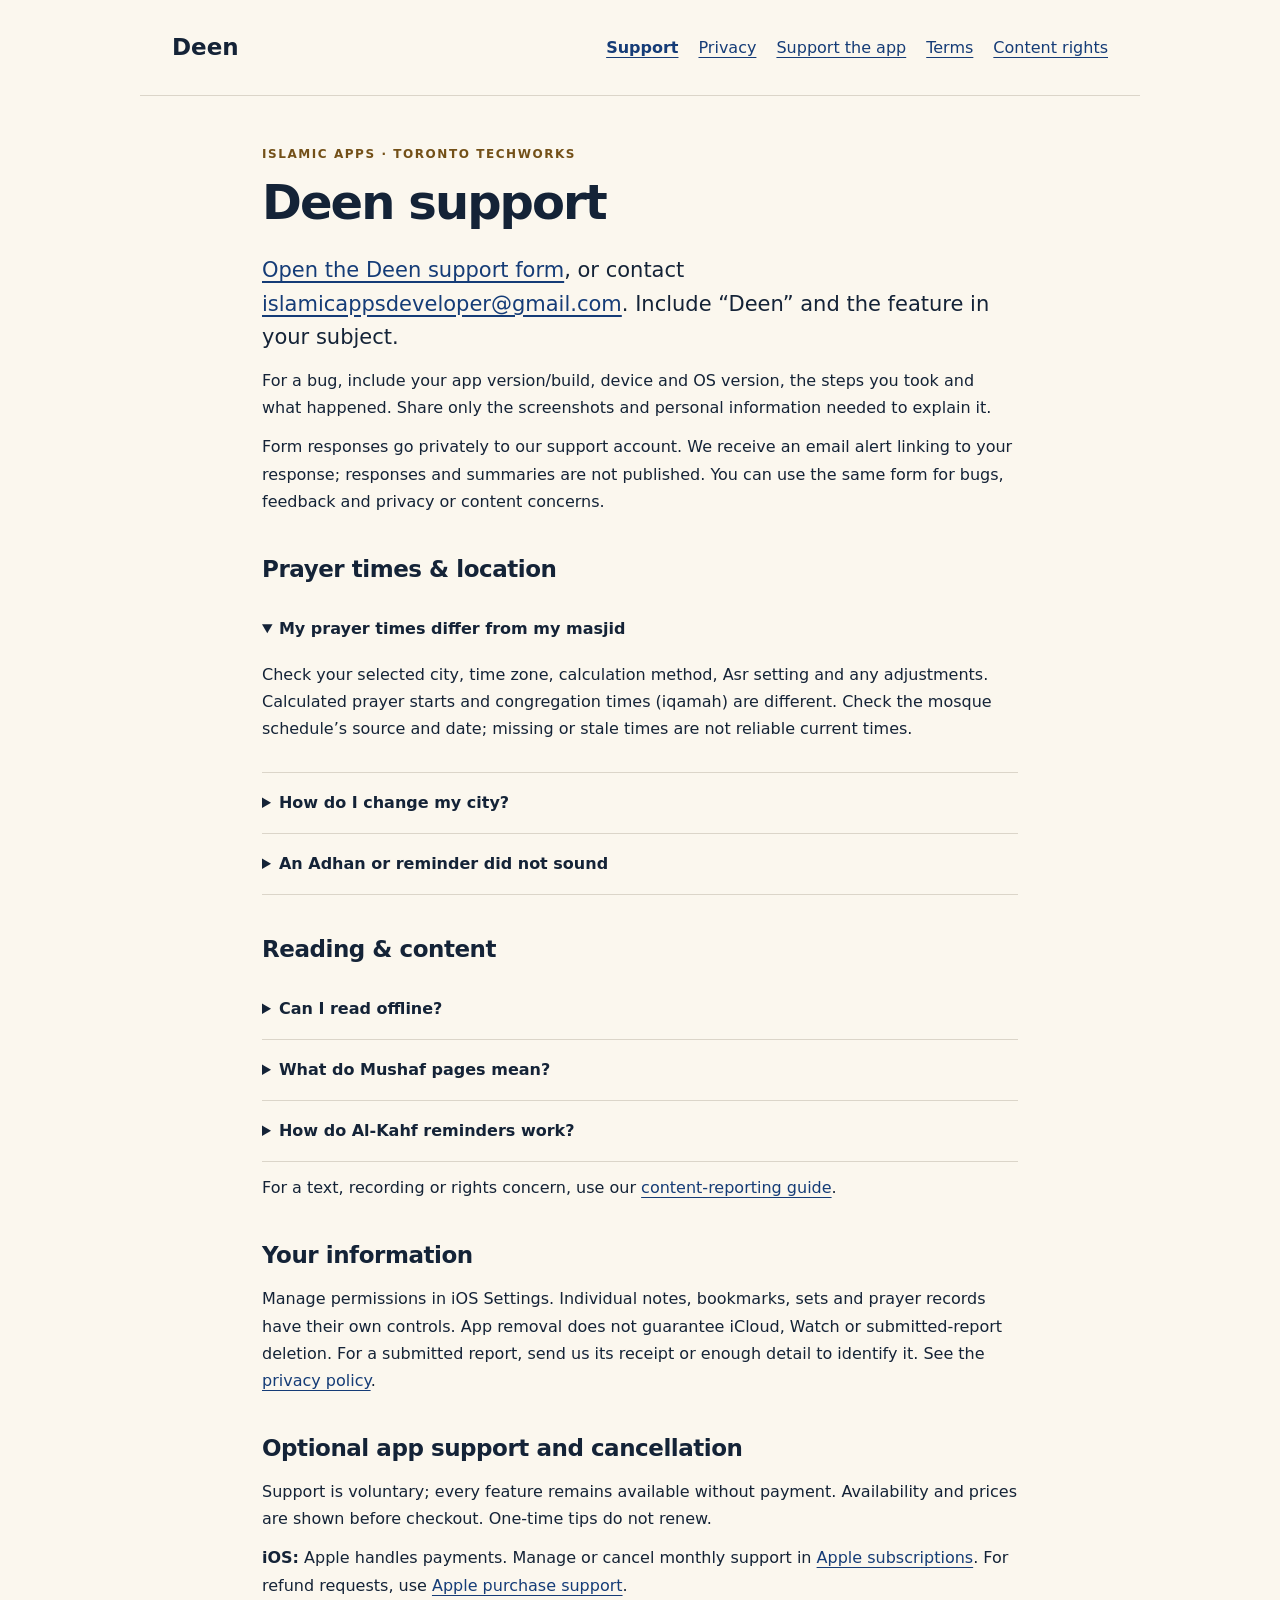
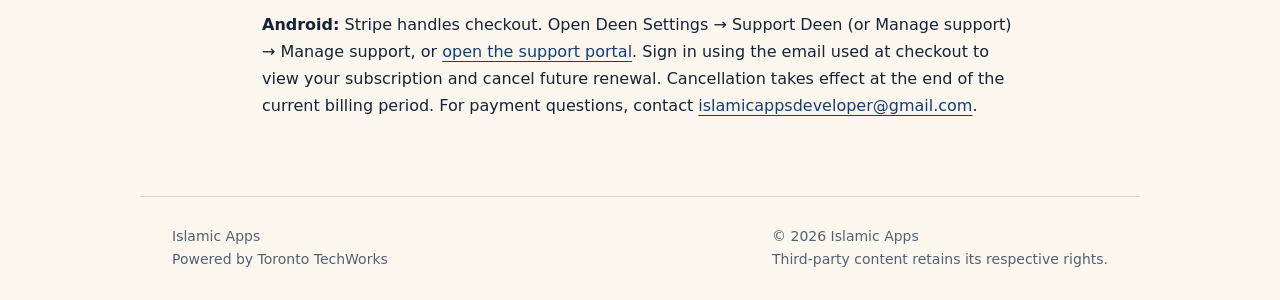
<file: support.html>
<!doctype html><html lang="en"><head><meta charset="utf-8"><meta name="viewport" content="width=device-width,initial-scale=1"><meta name="description" content="A little help, when you need it — Islamic Apps, powered by Toronto TechWorks"><title>Deen support · Islamic Apps</title><link rel="stylesheet" href="style.css"></head><body><a class="skip" href="#main">Skip to content</a><header><a class="brand" href="index.html">Deen</a><nav aria-label="Main navigation"><a href="support.html" aria-current="page">Support</a><a href="privacy.html">Privacy</a><a href="support-deenhub.html">Support the app</a><a href="terms.html">Terms</a><a href="copyright.html">Content rights</a></nav></header><main id="main"><div class="eyebrow">Islamic Apps · Toronto TechWorks</div><h1>Deen support</h1><p class="lead"><a href="https://docs.google.com/forms/d/e/1FAIpQLSetjDLPPtZqi57l4hUU23199UBZHYI0_rc70joeaIhmF3qBuQ/viewform">Open the Deen support form</a>, or contact <a href="mailto:islamicappsdeveloper@gmail.com">islamicappsdeveloper@gmail.com</a>. Include “Deen” and the feature in your subject.</p><p>For a bug, include your app version/build, device and OS version, the steps you took and what happened. Share only the screenshots and personal information needed to explain it.</p><p>Form responses go privately to our support account. We receive an email alert linking to your response; responses and summaries are not published. You can use the same form for bugs, feedback and privacy or content concerns.</p><section><h2>Prayer times & location</h2><details open><summary>My prayer times differ from my masjid</summary><p>Check your selected city, time zone, calculation method, Asr setting and any adjustments. Calculated prayer starts and congregation times (iqamah) are different. Check the mosque schedule’s source and date; missing or stale times are not reliable current times.</p></details><details><summary>How do I change my city?</summary><p>Open the city selector from the city on Home and confirm your selection. Optional travel suggestions require location permission and your confirmation. iOS controls background location events, so a city-boundary alert is not immediate or guaranteed.</p></details><details><summary>An Adhan or reminder did not sound</summary><p>Check global and per-prayer choices, notification permission, Focus and sound settings. Full Adhan plays in the foreground or after tapping its notification; background Adhan uses a system alert sound. Open Deen periodically to renew reminders. A saved preference is not proof that iOS delivered an alert.</p></details></section><section><h2>Reading & content</h2><details><summary>Can I read offline?</summary><p>Qur’an text is available after a successful download. Audio is downloaded separately. Dua text is bundled; some recordings are unavailable pending review. Optional source resources can expire or be withdrawn.</p></details><details><summary>What do Mushaf pages mean?</summary><p>Optional admitted edition boundaries group complete ayahs. Text adapts to your screen; the app does not reproduce printed line breaks or a printed font facsimile. Plain IndoPak is separate from supported Uthmani colour Tajweed; coloured IndoPak annotations are not available.</p></details><details><summary>How do Al-Kahf reminders work?</summary><p>The catch-up reminder uses Friday Asr in your selected prayer city. An earlier reminder is optional. Eligible visible Arabic reading contributes to local coverage; covering the full surah marks that Friday complete. You can mark it read if you read elsewhere. Listening, seeking or opening alone does not complete it. Turning reminders off retains saved progress. iOS permissions and delivery settings still apply.</p></details><p>For a text, recording or rights concern, use our <a href="copyright.html">content-reporting guide</a>.</p></section><section><h2>Your information</h2><p>Manage permissions in iOS Settings. Individual notes, bookmarks, sets and prayer records have their own controls. App removal does not guarantee iCloud, Watch or submitted-report deletion. For a submitted report, send us its receipt or enough detail to identify it. See the <a href="privacy.html">privacy policy</a>.</p></section><section><h2>Optional app support and cancellation</h2><p>Support is voluntary; every feature remains available without payment. Availability and prices are shown before checkout. One-time tips do not renew.</p><p><strong>iOS:</strong> Apple handles payments. Manage or cancel monthly support in <a href="https://apps.apple.com/account/subscriptions">Apple subscriptions</a>. For refund requests, use <a href="https://reportaproblem.apple.com/">Apple purchase support</a>.</p><p><strong>Android:</strong> Stripe handles checkout. Open Deen Settings → Support Deen (or Manage support) → Manage support, or <a href="https://billing.stripe.com/p/login/7sY14mgyP3dC230doP04800">open the support portal</a>. Sign in using the email used at checkout to view your subscription and cancel future renewal. Cancellation takes effect at the end of the current billing period. For payment questions, contact <a href="mailto:islamicappsdeveloper@gmail.com">islamicappsdeveloper@gmail.com</a>.</p></section></main><footer><p>Islamic Apps<br>Powered by Toronto TechWorks</p><p>© 2026 Islamic Apps<br>Third-party content retains its respective rights.</p></footer></body></html>
</file>
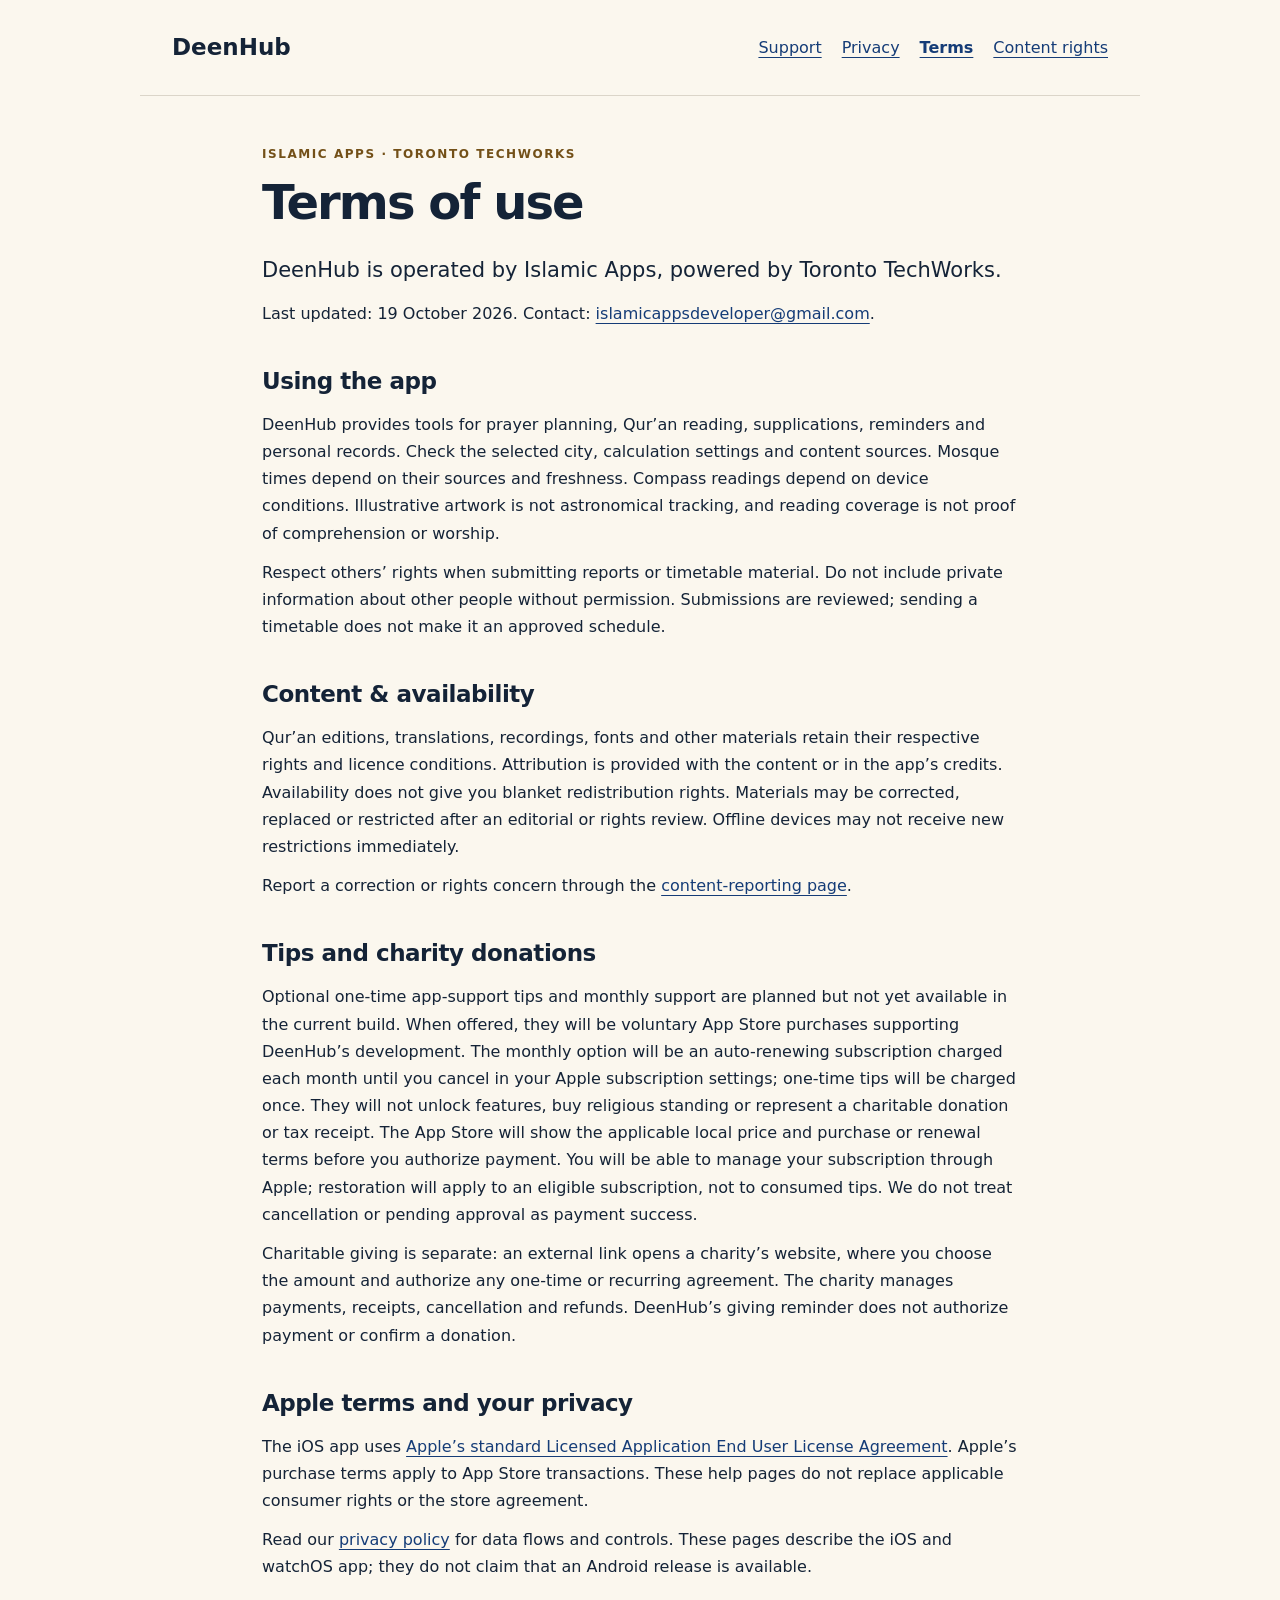
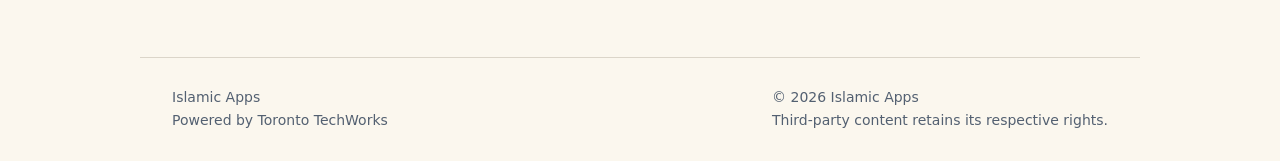
<file: terms.html>
<!doctype html><html lang="en"><head><meta charset="utf-8"><meta name="viewport" content="width=device-width,initial-scale=1"><meta name="description" content="Using DeenHub — Islamic Apps, powered by Toronto TechWorks"><title>Terms of use · Islamic Apps</title><link rel="stylesheet" href="style.css"></head><body><a class="skip" href="#main">Skip to content</a><header><a class="brand" href="index.html">DeenHub</a><nav aria-label="Main navigation"><a href="support.html">Support</a><a href="privacy.html">Privacy</a><a href="terms.html" aria-current="page">Terms</a><a href="copyright.html">Content rights</a></nav></header><main id="main"><div class="eyebrow">Islamic Apps · Toronto TechWorks</div><h1>Terms of use</h1><p class="lead">DeenHub is operated by Islamic Apps, powered by Toronto TechWorks.</p><p>Last updated: 19 October 2026. Contact: <a href="mailto:islamicappsdeveloper@gmail.com">islamicappsdeveloper@gmail.com</a>.</p><section><h2>Using the app</h2><p>DeenHub provides tools for prayer planning, Qur’an reading, supplications, reminders and personal records. Check the selected city, calculation settings and content sources. Mosque times depend on their sources and freshness. Compass readings depend on device conditions. Illustrative artwork is not astronomical tracking, and reading coverage is not proof of comprehension or worship.</p><p>Respect others’ rights when submitting reports or timetable material. Do not include private information about other people without permission. Submissions are reviewed; sending a timetable does not make it an approved schedule.</p></section><section><h2>Content & availability</h2><p>Qur’an editions, translations, recordings, fonts and other materials retain their respective rights and licence conditions. Attribution is provided with the content or in the app’s credits. Availability does not give you blanket redistribution rights. Materials may be corrected, replaced or restricted after an editorial or rights review. Offline devices may not receive new restrictions immediately.</p><p>Report a correction or rights concern through the <a href="copyright.html">content-reporting page</a>.</p></section><section><h2>Tips and charity donations</h2><p>Optional one-time app-support tips and monthly support are planned but not yet available in the current build. When offered, they will be voluntary App Store purchases supporting DeenHub’s development. The monthly option will be an auto-renewing subscription charged each month until you cancel in your Apple subscription settings; one-time tips will be charged once. They will not unlock features, buy religious standing or represent a charitable donation or tax receipt. The App Store will show the applicable local price and purchase or renewal terms before you authorize payment. You will be able to manage your subscription through Apple; restoration will apply to an eligible subscription, not to consumed tips. We do not treat cancellation or pending approval as payment success.</p><p>Charitable giving is separate: an external link opens a charity’s website, where you choose the amount and authorize any one-time or recurring agreement. The charity manages payments, receipts, cancellation and refunds. DeenHub’s giving reminder does not authorize payment or confirm a donation.</p></section><section><h2>Apple terms and your privacy</h2><p>The iOS app uses <a href="https://www.apple.com/legal/internet-services/itunes/dev/stdeula/">Apple’s standard Licensed Application End User License Agreement</a>. Apple’s purchase terms apply to App Store transactions. These help pages do not replace applicable consumer rights or the store agreement.</p><p>Read our <a href="privacy.html">privacy policy</a> for data flows and controls. These pages describe the iOS and watchOS app; they do not claim that an Android release is available.</p></section></main><footer><p>Islamic Apps<br>Powered by Toronto TechWorks</p><p>© 2026 Islamic Apps<br>Third-party content retains its respective rights.</p></footer></body></html>
</file>
<file: style.css>
*{box-sizing:border-box}html{scroll-behavior:smooth}body{margin:0;background:#fbf7ee;color:#142337;font-family:ui-sans-serif,system-ui,-apple-system,BlinkMacSystemFont,"Segoe UI",sans-serif;line-height:1.7}a{color:#153c77;text-underline-offset:4px}a:hover{text-decoration-thickness:2px}a:focus-visible,summary:focus-visible{outline:3px solid #a86500;outline-offset:5px;border-radius:4px}.skip{position:absolute;left:16px;top:-80px}.skip:focus{top:8px;background:#fff;padding:10px}header,main,footer{max-width:1000px;margin:auto;padding:28px 32px}header{display:flex;align-items:center;justify-content:space-between;gap:24px;border-bottom:1px solid #dbd5c9}.brand{font-size:23px;font-weight:800;text-decoration:none;color:inherit}nav{display:flex;gap:20px;flex-wrap:wrap}nav a[aria-current=page]{font-weight:700}main{max-width:820px;padding-top:48px;padding-bottom:64px}.eyebrow{font-size:12px;font-weight:750;letter-spacing:.13em;text-transform:uppercase;color:#735018}h1{font-size:clamp(32px,6vw,48px);letter-spacing:-.04em;line-height:1.12;margin:12px 0 24px}h2{font-size:23px;letter-spacing:-.02em;line-height:1.3;margin:0 0 14px}.lead{font-size:21px;line-height:1.6}.contents{padding:20px 0;border-block:1px solid #dbd5c9;margin:32px 0;font-size:15px}section{margin-top:40px;scroll-margin-top:24px}p{margin:12px 0}footer{border-top:1px solid #dbd5c9;color:#536071;font-size:14px;display:flex;justify-content:space-between;gap:24px}footer p{margin:0}details{padding:18px 0;border-bottom:1px solid #dbd5c9}summary{cursor:pointer;font-weight:650;line-height:1.5}details p{padding-top:8px}.cards{display:grid;grid-template-columns:repeat(2,minmax(0,1fr));gap:16px;margin-top:32px}.cards>a,.cards>article{display:block;padding:24px;background:#ffdc78;border:1px solid #e5be62;border-radius:20px;color:inherit;text-decoration:none}.cards>a:nth-child(n+3){background:#f2ede2;border-color:#dbd5c9}.cards h2,.cards h3{font-size:21px}.cards p{margin-bottom:0}a[href^="mailto"]{overflow-wrap:anywhere}@media(max-width:600px){header{align-items:flex-start;flex-direction:column;gap:14px}header,main,footer{padding-left:22px;padding-right:22px}main{padding-top:32px}nav{gap:10px 18px;font-size:14px}.cards{grid-template-columns:1fr}footer{flex-direction:column;gap:14px}}@media(prefers-color-scheme:dark){body{background:#101b2c;color:#f8f1e2}a{color:#a9cbff}header,footer,.contents,details{border-color:#3d4652}.eyebrow{color:#ffdb7b}footer{color:#bdc8d5}.cards>a,.cards>article{color:#142337}.cards>a:nth-child(n+3){background:#23334b;color:#f8f1e2;border-color:#43516a}.skip:focus{background:#142337}}@media(prefers-reduced-motion:reduce){html{scroll-behavior:auto}}
</file>
